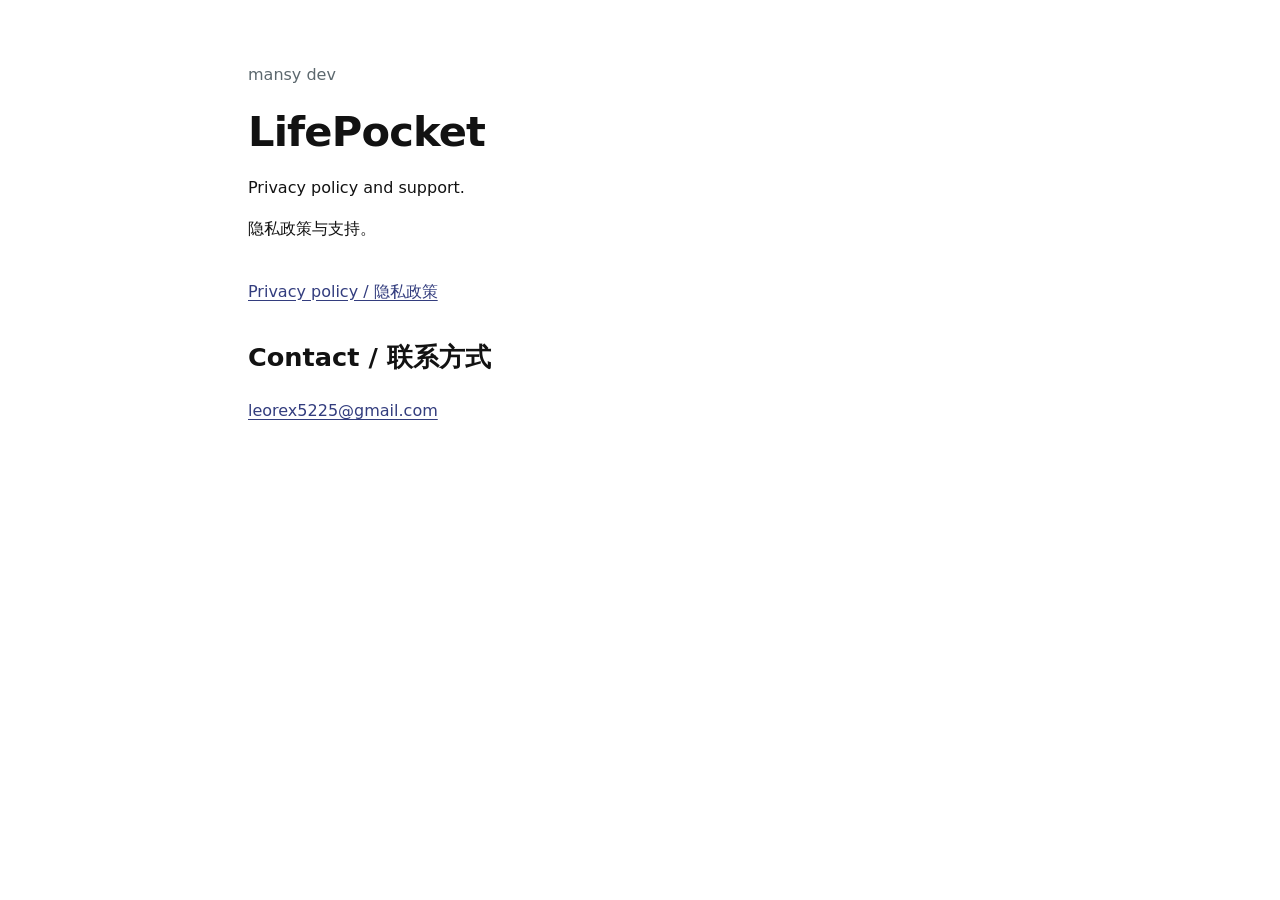
<file: index.html>
<!doctype html>
<html lang="en">
<head>
<meta charset="utf-8">
<meta name="viewport" content="width=device-width, initial-scale=1">
<meta name="color-scheme" content="light">
<meta name="description" content="LifePocket privacy policy and support. English and Simplified Chinese.">
<title>LifePocket · Privacy &amp; Support</title>
<link rel="canonical" href="https://weedli.github.io/lifepocket-legal/">
<link rel="stylesheet" href="assets/style.css">
</head>
<body><main><header><p class="eyebrow">mansy dev</p><h1>LifePocket</h1></header>
<p>Privacy policy and support.</p><p lang="zh-Hans">隐私政策与支持。</p>
<nav aria-label="Privacy policy"><a href="privacy/">Privacy policy / 隐私政策</a></nav>
<h2>Contact / 联系方式</h2><p><a href="mailto:leorex5225@gmail.com">leorex5225@gmail.com</a></p></main></body>
</html>
</file>
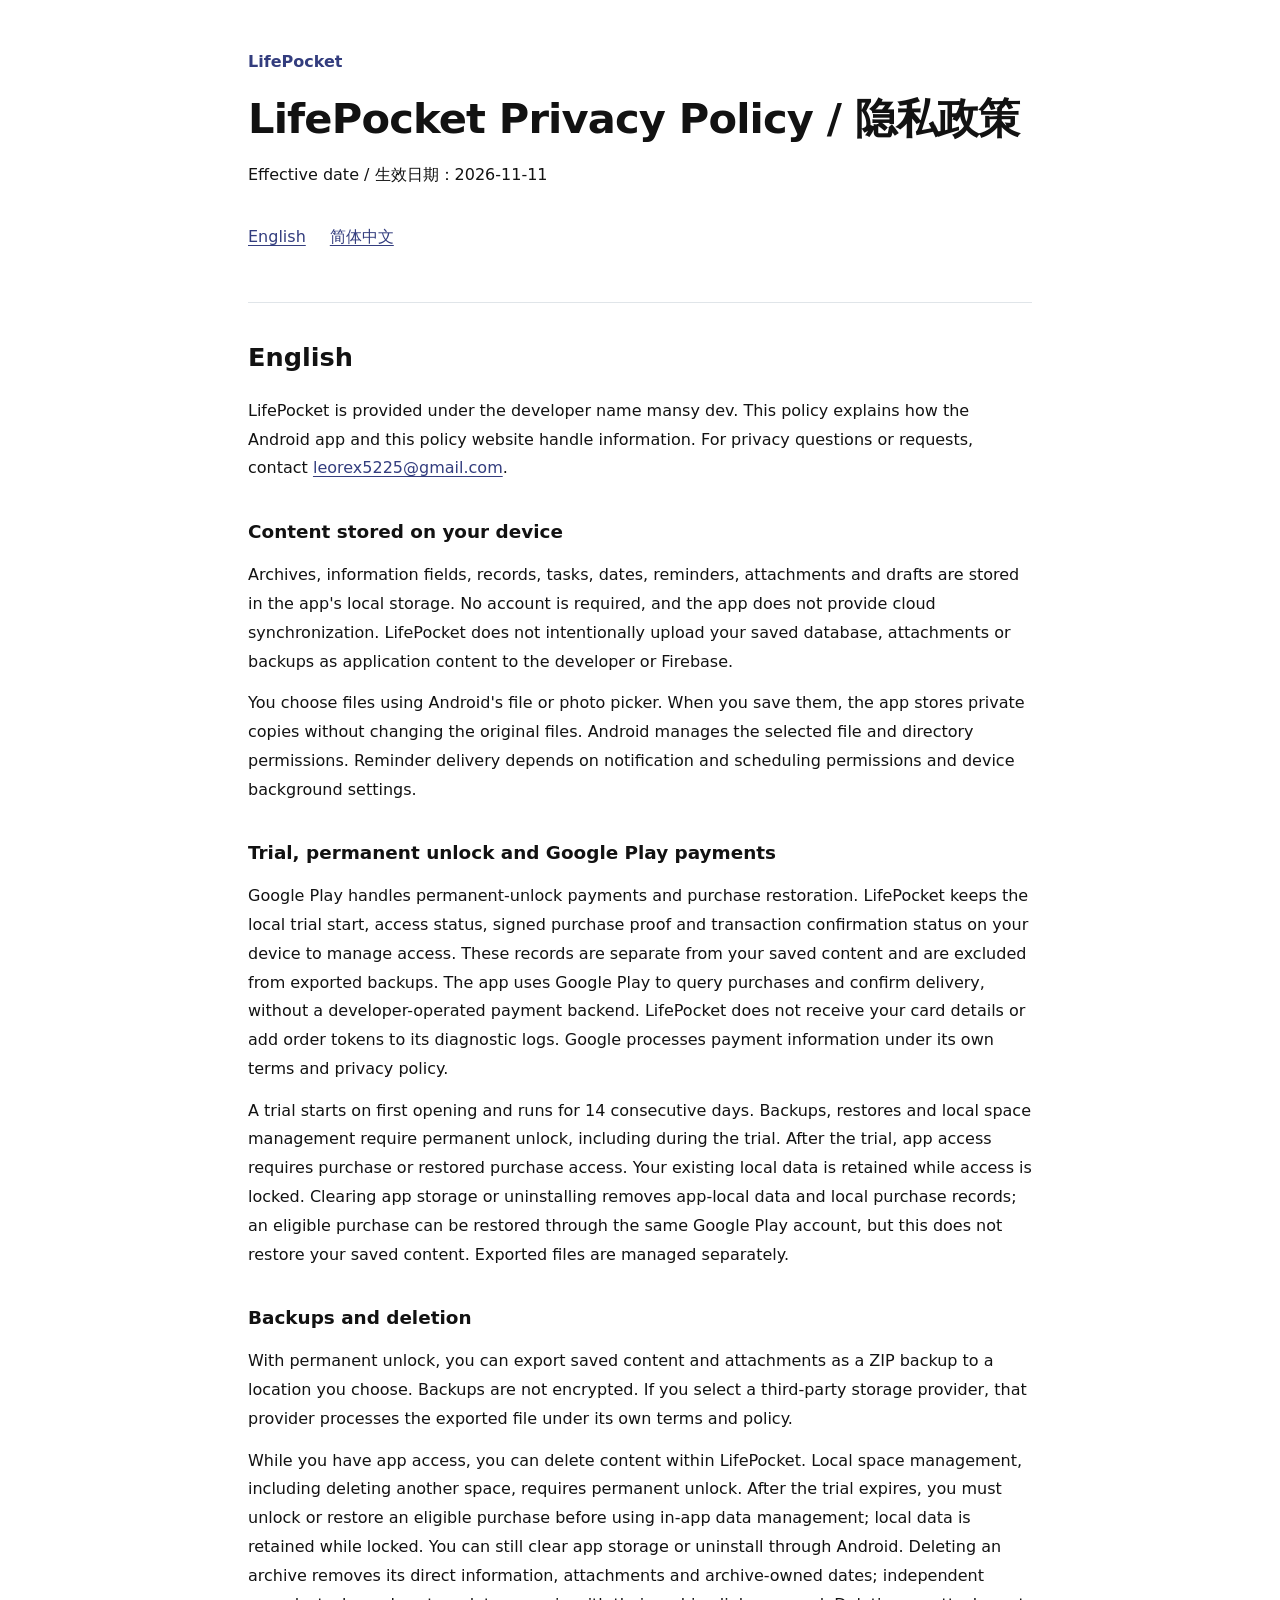
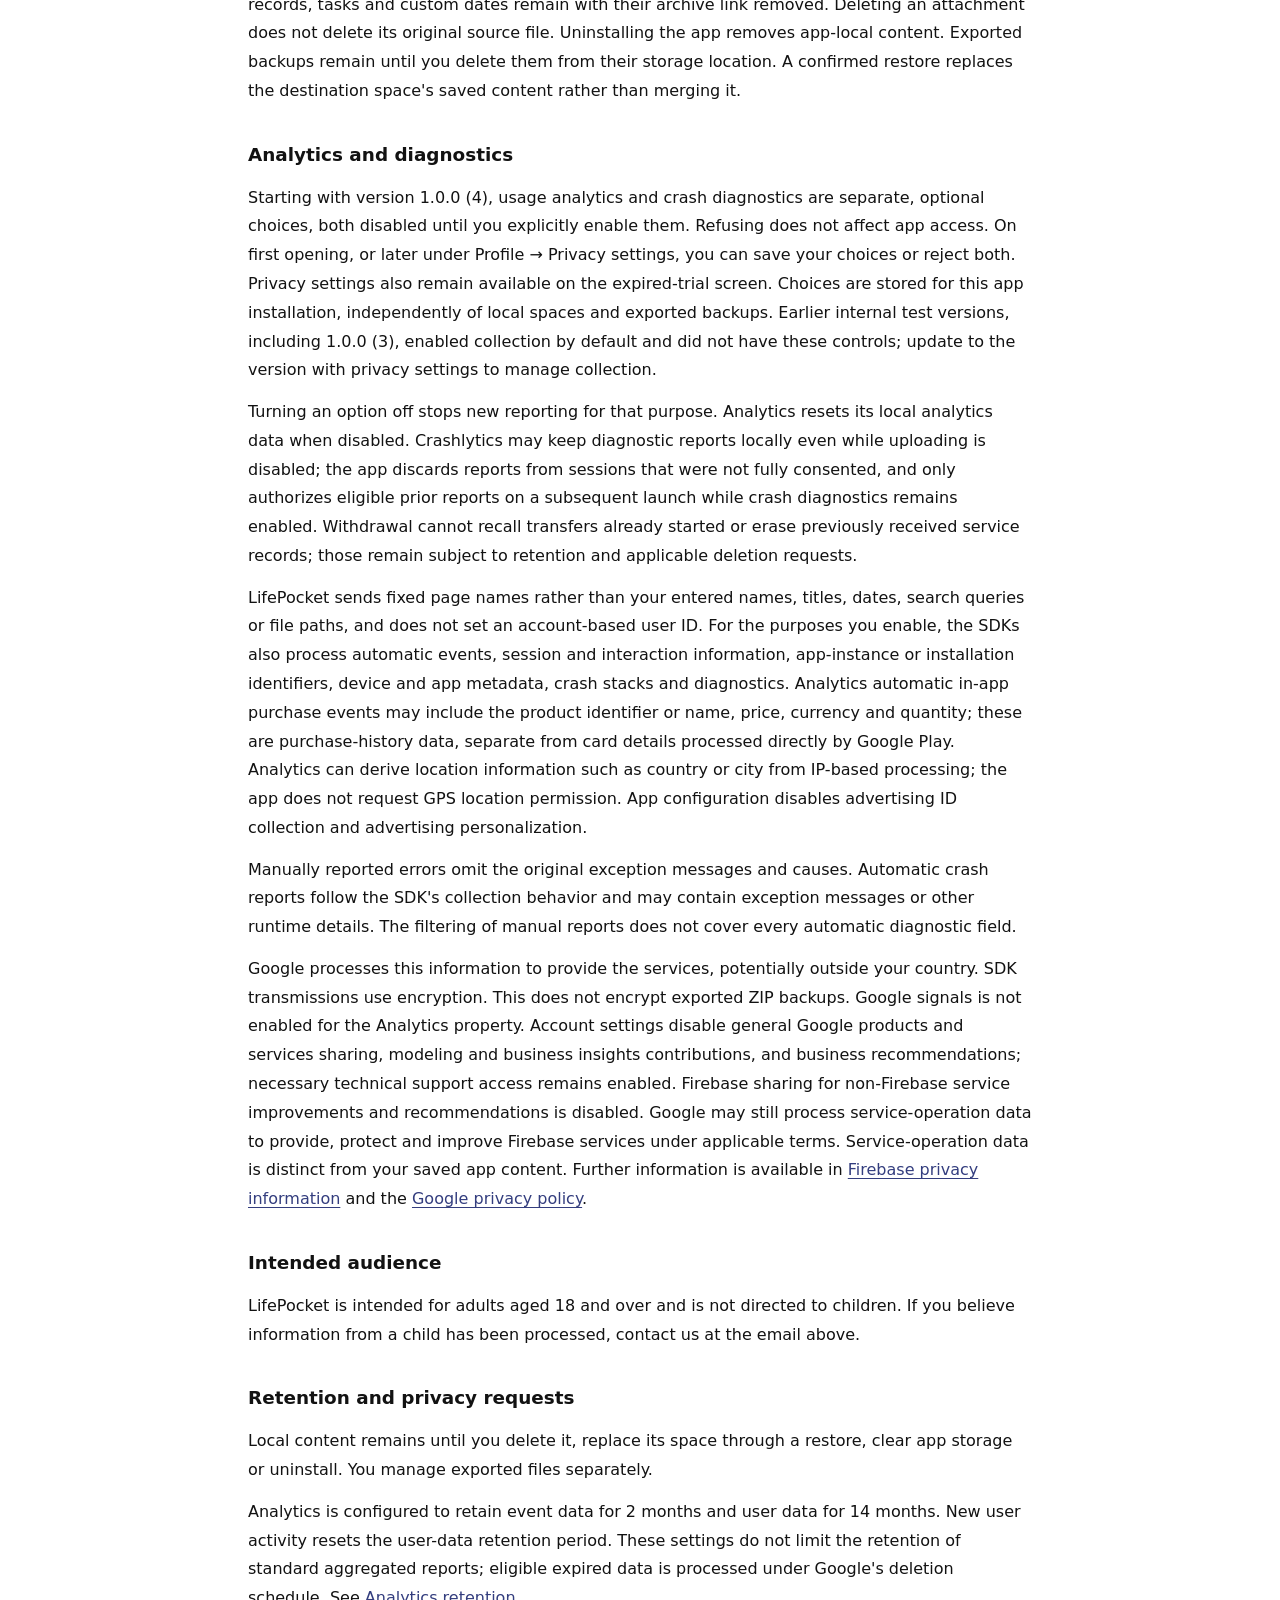
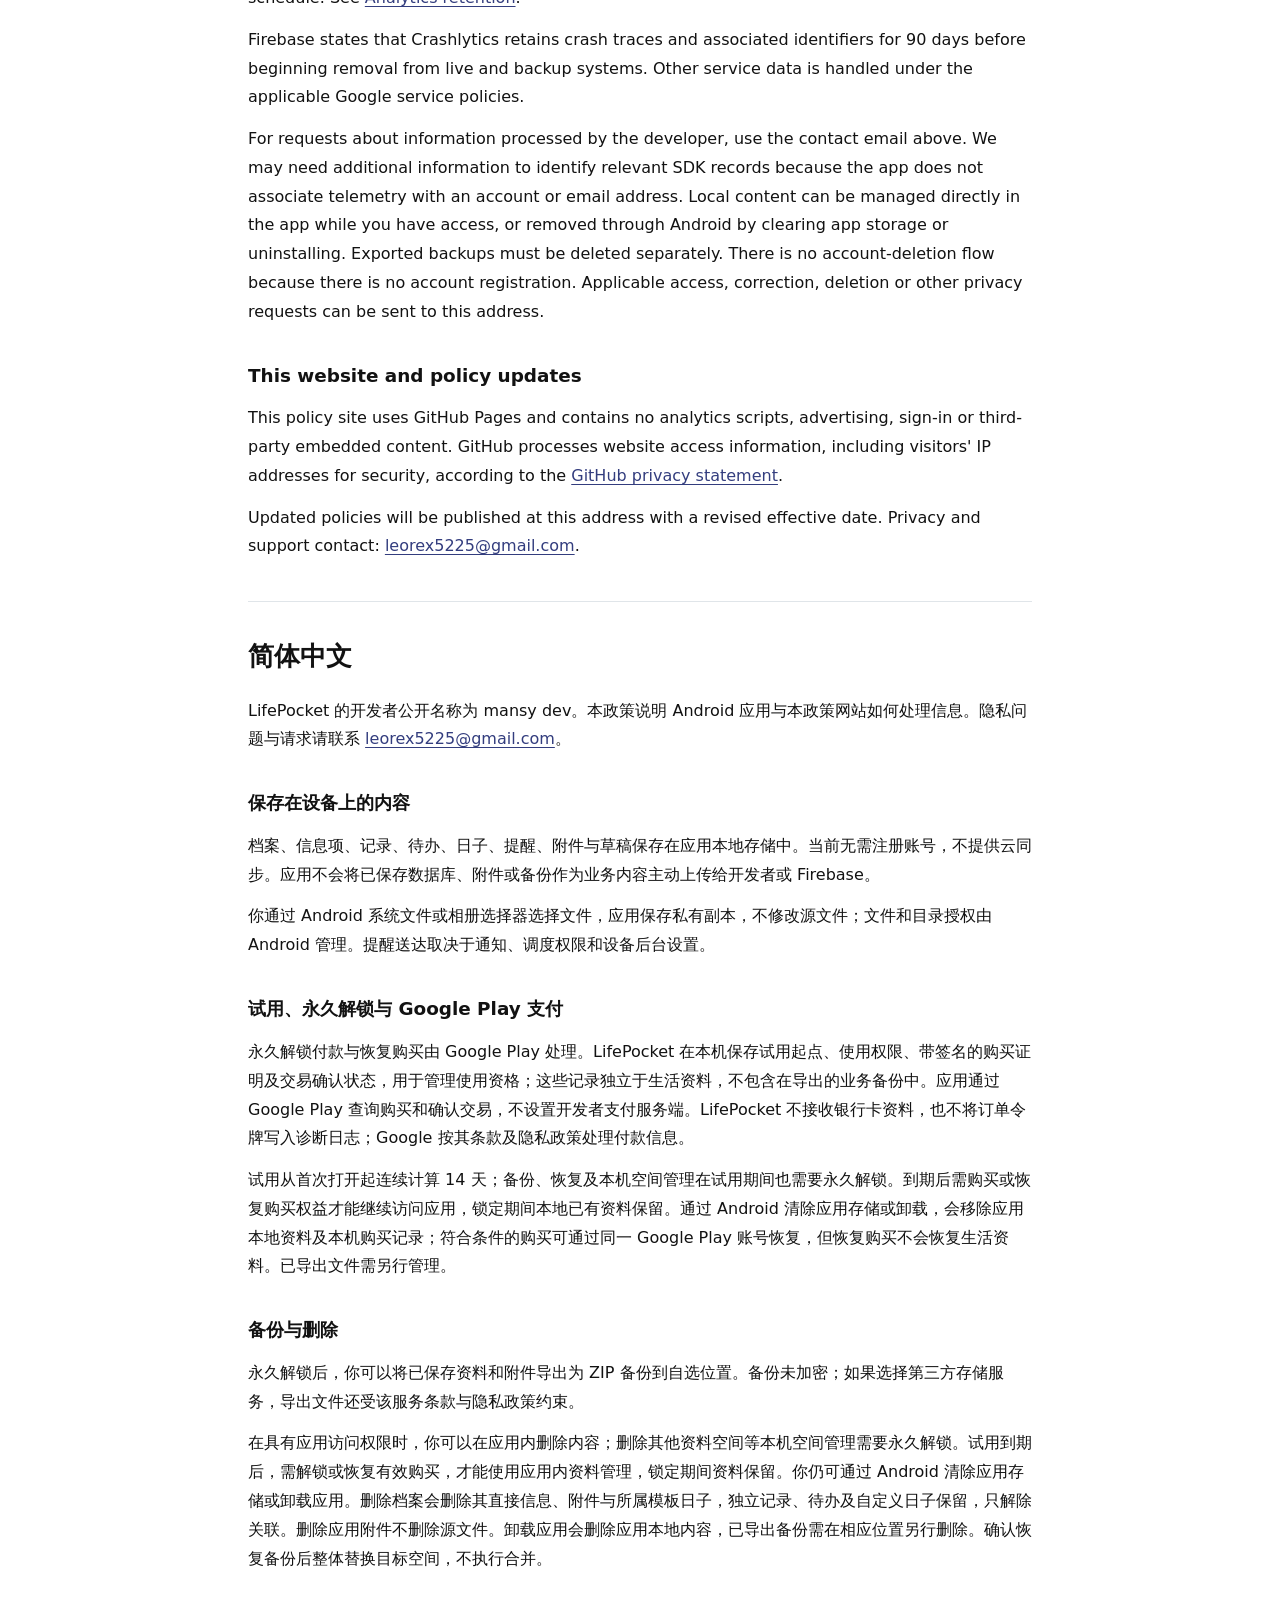
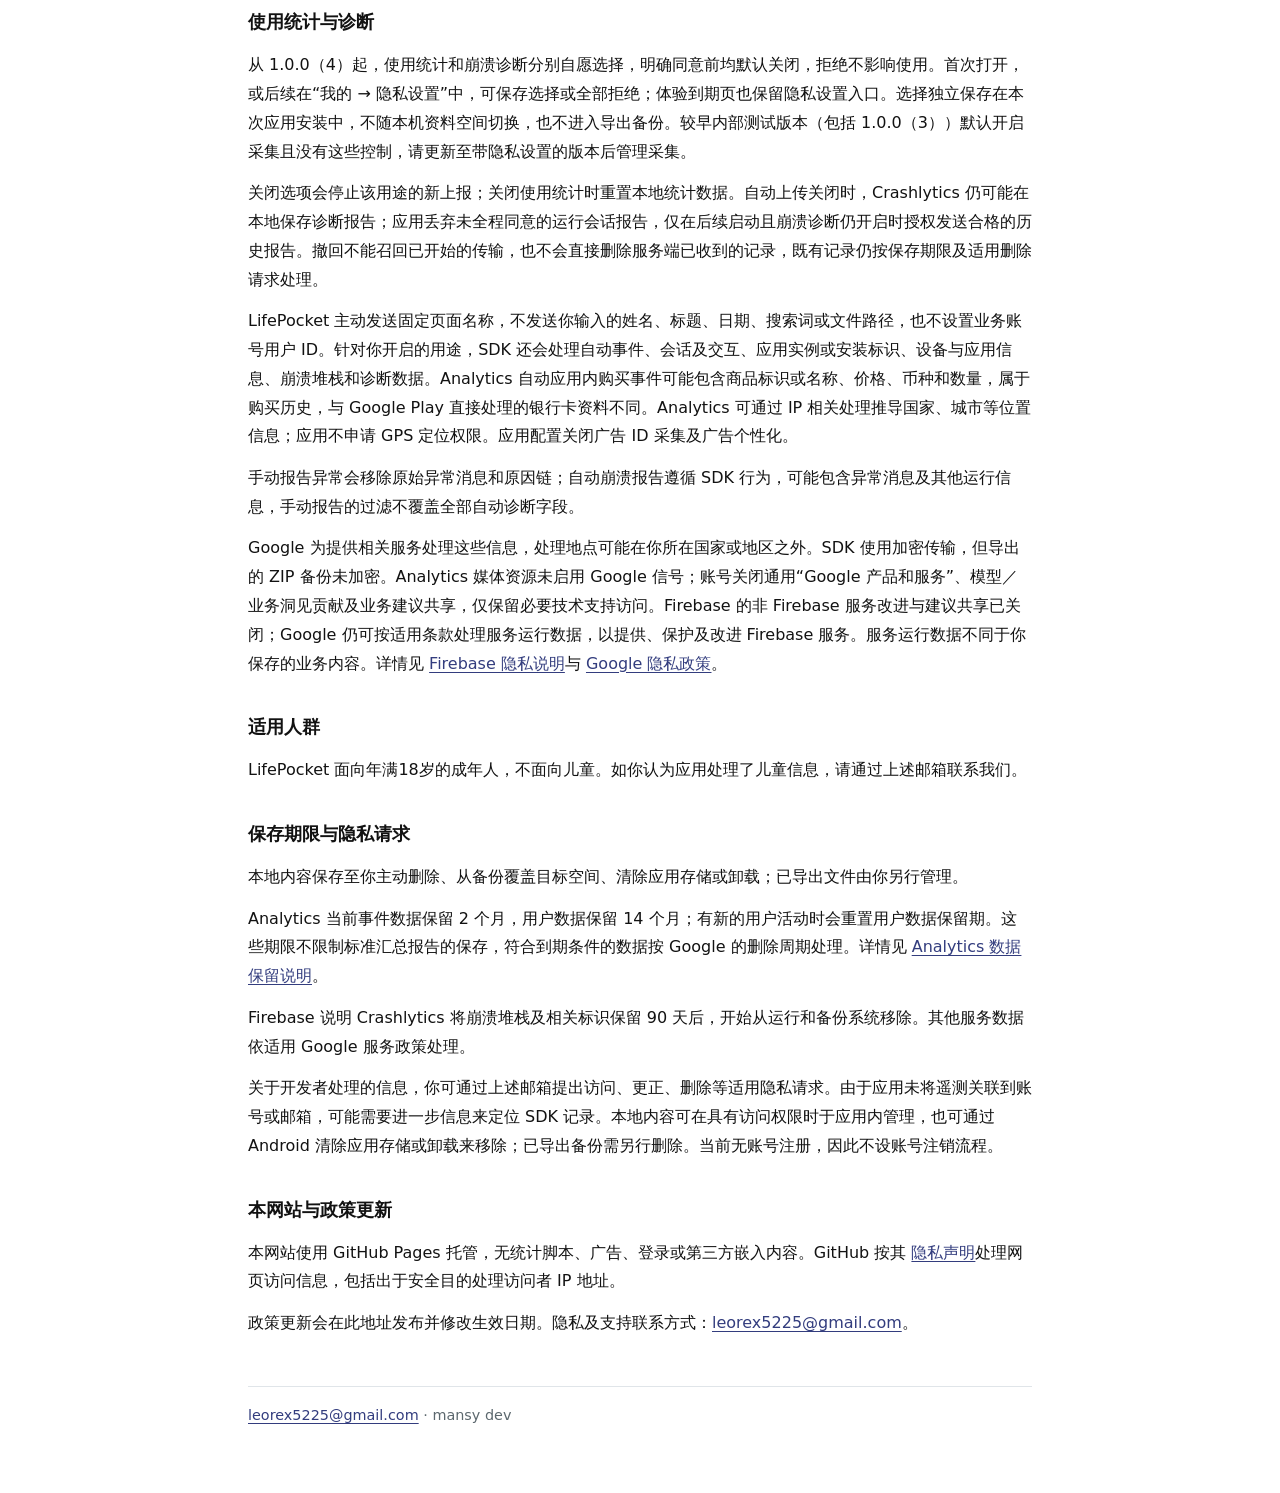
<file: privacy/index.html>
<!doctype html>
<html lang="en">
<head>
<meta charset="utf-8">
<meta name="viewport" content="width=device-width, initial-scale=1">
<meta name="color-scheme" content="light">
<meta name="description" content="LifePocket privacy policy and support. English and Simplified Chinese.">
<title>LifePocket Privacy Policy / 隐私政策</title>
<link rel="canonical" href="https://weedli.github.io/lifepocket-legal/privacy/">
<link rel="stylesheet" href="../assets/style.css">
</head>
<body><main><a class="brand" href="../">LifePocket</a>
<h1>LifePocket Privacy Policy / 隐私政策</h1>
<p>Effective date / 生效日期：2026-11-11</p>
<nav aria-label="Language"><a href="#en">English</a><a href="#zh-Hans" lang="zh-Hans">简体中文</a></nav>
<section id="en" lang="en"><h2>English</h2>
<p>LifePocket is provided under the developer name mansy dev. This policy explains how the Android app and this policy website handle information. For privacy questions or requests, contact <a href="mailto:leorex5225@gmail.com">leorex5225@gmail.com</a>.</p>
<h3>Content stored on your device</h3>
<p>Archives, information fields, records, tasks, dates, reminders, attachments and drafts are stored in the app&#x27;s local storage. No account is required, and the app does not provide cloud synchronization. LifePocket does not intentionally upload your saved database, attachments or backups as application content to the developer or Firebase.</p>
<p>You choose files using Android&#x27;s file or photo picker. When you save them, the app stores private copies without changing the original files. Android manages the selected file and directory permissions. Reminder delivery depends on notification and scheduling permissions and device background settings.</p>
<h3>Trial, permanent unlock and Google Play payments</h3>
<p>Google Play handles permanent-unlock payments and purchase restoration. LifePocket keeps the local trial start, access status, signed purchase proof and transaction confirmation status on your device to manage access. These records are separate from your saved content and are excluded from exported backups. The app uses Google Play to query purchases and confirm delivery, without a developer-operated payment backend. LifePocket does not receive your card details or add order tokens to its diagnostic logs. Google processes payment information under its own terms and privacy policy.</p>
<p>A trial starts on first opening and runs for 14 consecutive days. Backups, restores and local space management require permanent unlock, including during the trial. After the trial, app access requires purchase or restored purchase access. Your existing local data is retained while access is locked. Clearing app storage or uninstalling removes app-local data and local purchase records; an eligible purchase can be restored through the same Google Play account, but this does not restore your saved content. Exported files are managed separately.</p>
<h3>Backups and deletion</h3>
<p>With permanent unlock, you can export saved content and attachments as a ZIP backup to a location you choose. Backups are not encrypted. If you select a third-party storage provider, that provider processes the exported file under its own terms and policy.</p>
<p>While you have app access, you can delete content within LifePocket. Local space management, including deleting another space, requires permanent unlock. After the trial expires, you must unlock or restore an eligible purchase before using in-app data management; local data is retained while locked. You can still clear app storage or uninstall through Android. Deleting an archive removes its direct information, attachments and archive-owned dates; independent records, tasks and custom dates remain with their archive link removed. Deleting an attachment does not delete its original source file. Uninstalling the app removes app-local content. Exported backups remain until you delete them from their storage location. A confirmed restore replaces the destination space&#x27;s saved content rather than merging it.</p>
<h3>Analytics and diagnostics</h3>
<p>Starting with version 1.0.0 (4), usage analytics and crash diagnostics are separate, optional choices, both disabled until you explicitly enable them. Refusing does not affect app access. On first opening, or later under Profile → Privacy settings, you can save your choices or reject both. Privacy settings also remain available on the expired-trial screen. Choices are stored for this app installation, independently of local spaces and exported backups. Earlier internal test versions, including 1.0.0 (3), enabled collection by default and did not have these controls; update to the version with privacy settings to manage collection.</p>
<p>Turning an option off stops new reporting for that purpose. Analytics resets its local analytics data when disabled. Crashlytics may keep diagnostic reports locally even while uploading is disabled; the app discards reports from sessions that were not fully consented, and only authorizes eligible prior reports on a subsequent launch while crash diagnostics remains enabled. Withdrawal cannot recall transfers already started or erase previously received service records; those remain subject to retention and applicable deletion requests.</p>
<p>LifePocket sends fixed page names rather than your entered names, titles, dates, search queries or file paths, and does not set an account-based user ID. For the purposes you enable, the SDKs also process automatic events, session and interaction information, app-instance or installation identifiers, device and app metadata, crash stacks and diagnostics. Analytics automatic in-app purchase events may include the product identifier or name, price, currency and quantity; these are purchase-history data, separate from card details processed directly by Google Play. Analytics can derive location information such as country or city from IP-based processing; the app does not request GPS location permission. App configuration disables advertising ID collection and advertising personalization.</p>
<p>Manually reported errors omit the original exception messages and causes. Automatic crash reports follow the SDK&#x27;s collection behavior and may contain exception messages or other runtime details. The filtering of manual reports does not cover every automatic diagnostic field.</p>
<p>Google processes this information to provide the services, potentially outside your country. SDK transmissions use encryption. This does not encrypt exported ZIP backups. Google signals is not enabled for the Analytics property. Account settings disable general Google products and services sharing, modeling and business insights contributions, and business recommendations; necessary technical support access remains enabled. Firebase sharing for non-Firebase service improvements and recommendations is disabled. Google may still process service-operation data to provide, protect and improve Firebase services under applicable terms. Service-operation data is distinct from your saved app content. Further information is available in <a href="https://firebase.google.com/support/privacy">Firebase privacy information</a> and the <a href="https://policies.google.com/privacy">Google privacy policy</a>.</p>
<h3>Intended audience</h3>
<p>LifePocket is intended for adults aged 18 and over and is not directed to children. If you believe information from a child has been processed, contact us at the email above.</p>
<h3>Retention and privacy requests</h3>
<p>Local content remains until you delete it, replace its space through a restore, clear app storage or uninstall. You manage exported files separately.</p>
<p>Analytics is configured to retain event data for 2 months and user data for 14 months. New user activity resets the user-data retention period. These settings do not limit the retention of standard aggregated reports; eligible expired data is processed under Google&#x27;s deletion schedule. See <a href="https://support.google.com/analytics/answer/7667196">Analytics retention</a>.</p>
<p>Firebase states that Crashlytics retains crash traces and associated identifiers for 90 days before beginning removal from live and backup systems. Other service data is handled under the applicable Google service policies.</p>
<p>For requests about information processed by the developer, use the contact email above. We may need additional information to identify relevant SDK records because the app does not associate telemetry with an account or email address. Local content can be managed directly in the app while you have access, or removed through Android by clearing app storage or uninstalling. Exported backups must be deleted separately. There is no account-deletion flow because there is no account registration. Applicable access, correction, deletion or other privacy requests can be sent to this address.</p>
<h3>This website and policy updates</h3>
<p>This policy site uses GitHub Pages and contains no analytics scripts, advertising, sign-in or third-party embedded content. GitHub processes website access information, including visitors&#x27; IP addresses for security, according to the <a href="https://docs.github.com/en/site-policy/privacy-policies/github-general-privacy-statement">GitHub privacy statement</a>.</p>
<p>Updated policies will be published at this address with a revised effective date. Privacy and support contact: <a href="mailto:leorex5225@gmail.com">leorex5225@gmail.com</a>.</p>
</section>
<section id="zh-Hans" lang="zh-Hans"><h2>简体中文</h2>
<p>LifePocket 的开发者公开名称为 mansy dev。本政策说明 Android 应用与本政策网站如何处理信息。隐私问题与请求请联系 <a href="mailto:leorex5225@gmail.com">leorex5225@gmail.com</a>。</p>
<h3>保存在设备上的内容</h3>
<p>档案、信息项、记录、待办、日子、提醒、附件与草稿保存在应用本地存储中。当前无需注册账号，不提供云同步。应用不会将已保存数据库、附件或备份作为业务内容主动上传给开发者或 Firebase。</p>
<p>你通过 Android 系统文件或相册选择器选择文件，应用保存私有副本，不修改源文件；文件和目录授权由 Android 管理。提醒送达取决于通知、调度权限和设备后台设置。</p>
<h3>试用、永久解锁与 Google Play 支付</h3>
<p>永久解锁付款与恢复购买由 Google Play 处理。LifePocket 在本机保存试用起点、使用权限、带签名的购买证明及交易确认状态，用于管理使用资格；这些记录独立于生活资料，不包含在导出的业务备份中。应用通过 Google Play 查询购买和确认交易，不设置开发者支付服务端。LifePocket 不接收银行卡资料，也不将订单令牌写入诊断日志；Google 按其条款及隐私政策处理付款信息。</p>
<p>试用从首次打开起连续计算 14 天；备份、恢复及本机空间管理在试用期间也需要永久解锁。到期后需购买或恢复购买权益才能继续访问应用，锁定期间本地已有资料保留。通过 Android 清除应用存储或卸载，会移除应用本地资料及本机购买记录；符合条件的购买可通过同一 Google Play 账号恢复，但恢复购买不会恢复生活资料。已导出文件需另行管理。</p>
<h3>备份与删除</h3>
<p>永久解锁后，你可以将已保存资料和附件导出为 ZIP 备份到自选位置。备份未加密；如果选择第三方存储服务，导出文件还受该服务条款与隐私政策约束。</p>
<p>在具有应用访问权限时，你可以在应用内删除内容；删除其他资料空间等本机空间管理需要永久解锁。试用到期后，需解锁或恢复有效购买，才能使用应用内资料管理，锁定期间资料保留。你仍可通过 Android 清除应用存储或卸载应用。删除档案会删除其直接信息、附件与所属模板日子，独立记录、待办及自定义日子保留，只解除关联。删除应用附件不删除源文件。卸载应用会删除应用本地内容，已导出备份需在相应位置另行删除。确认恢复备份后整体替换目标空间，不执行合并。</p>
<h3>使用统计与诊断</h3>
<p>从 1.0.0（4）起，使用统计和崩溃诊断分别自愿选择，明确同意前均默认关闭，拒绝不影响使用。首次打开，或后续在“我的 → 隐私设置”中，可保存选择或全部拒绝；体验到期页也保留隐私设置入口。选择独立保存在本次应用安装中，不随本机资料空间切换，也不进入导出备份。较早内部测试版本（包括 1.0.0（3））默认开启采集且没有这些控制，请更新至带隐私设置的版本后管理采集。</p>
<p>关闭选项会停止该用途的新上报；关闭使用统计时重置本地统计数据。自动上传关闭时，Crashlytics 仍可能在本地保存诊断报告；应用丢弃未全程同意的运行会话报告，仅在后续启动且崩溃诊断仍开启时授权发送合格的历史报告。撤回不能召回已开始的传输，也不会直接删除服务端已收到的记录，既有记录仍按保存期限及适用删除请求处理。</p>
<p>LifePocket 主动发送固定页面名称，不发送你输入的姓名、标题、日期、搜索词或文件路径，也不设置业务账号用户 ID。针对你开启的用途，SDK 还会处理自动事件、会话及交互、应用实例或安装标识、设备与应用信息、崩溃堆栈和诊断数据。Analytics 自动应用内购买事件可能包含商品标识或名称、价格、币种和数量，属于购买历史，与 Google Play 直接处理的银行卡资料不同。Analytics 可通过 IP 相关处理推导国家、城市等位置信息；应用不申请 GPS 定位权限。应用配置关闭广告 ID 采集及广告个性化。</p>
<p>手动报告异常会移除原始异常消息和原因链；自动崩溃报告遵循 SDK 行为，可能包含异常消息及其他运行信息，手动报告的过滤不覆盖全部自动诊断字段。</p>
<p>Google 为提供相关服务处理这些信息，处理地点可能在你所在国家或地区之外。SDK 使用加密传输，但导出的 ZIP 备份未加密。Analytics 媒体资源未启用 Google 信号；账号关闭通用“Google 产品和服务”、模型／业务洞见贡献及业务建议共享，仅保留必要技术支持访问。Firebase 的非 Firebase 服务改进与建议共享已关闭；Google 仍可按适用条款处理服务运行数据，以提供、保护及改进 Firebase 服务。服务运行数据不同于你保存的业务内容。详情见 <a href="https://firebase.google.com/support/privacy">Firebase 隐私说明</a>与 <a href="https://policies.google.com/privacy">Google 隐私政策</a>。</p>
<h3>适用人群</h3>
<p>LifePocket 面向年满18岁的成年人，不面向儿童。如你认为应用处理了儿童信息，请通过上述邮箱联系我们。</p>
<h3>保存期限与隐私请求</h3>
<p>本地内容保存至你主动删除、从备份覆盖目标空间、清除应用存储或卸载；已导出文件由你另行管理。</p>
<p>Analytics 当前事件数据保留 2 个月，用户数据保留 14 个月；有新的用户活动时会重置用户数据保留期。这些期限不限制标准汇总报告的保存，符合到期条件的数据按 Google 的删除周期处理。详情见 <a href="https://support.google.com/analytics/answer/7667196">Analytics 数据保留说明</a>。</p>
<p>Firebase 说明 Crashlytics 将崩溃堆栈及相关标识保留 90 天后，开始从运行和备份系统移除。其他服务数据依适用 Google 服务政策处理。</p>
<p>关于开发者处理的信息，你可通过上述邮箱提出访问、更正、删除等适用隐私请求。由于应用未将遥测关联到账号或邮箱，可能需要进一步信息来定位 SDK 记录。本地内容可在具有访问权限时于应用内管理，也可通过 Android 清除应用存储或卸载来移除；已导出备份需另行删除。当前无账号注册，因此不设账号注销流程。</p>
<h3>本网站与政策更新</h3>
<p>本网站使用 GitHub Pages 托管，无统计脚本、广告、登录或第三方嵌入内容。GitHub 按其 <a href="https://docs.github.com/en/site-policy/privacy-policies/github-general-privacy-statement">隐私声明</a>处理网页访问信息，包括出于安全目的处理访问者 IP 地址。</p>
<p>政策更新会在此地址发布并修改生效日期。隐私及支持联系方式：<a href="mailto:leorex5225@gmail.com">leorex5225@gmail.com</a>。</p>
</section><footer><a href="mailto:leorex5225@gmail.com">leorex5225@gmail.com</a> · mansy dev</footer></main></body>
</html>
</file>
<file: assets/style.css>
/* Matches LifePocket's existing light palette and system sans-serif typography. */
:root{color-scheme:light;--paper:#fff;--ink:#121212;--secondary:#5c686e;--accent:#333d7e;--line:#e0e5e9}
*{box-sizing:border-box}html{scroll-padding-top:2rem}body{margin:0;background:var(--paper);color:var(--ink);font:1rem/1.8 system-ui,-apple-system,BlinkMacSystemFont,"Segoe UI",sans-serif}
main{max-width:52rem;margin:auto;padding:3rem 1.5rem 4rem}h1{font-size:clamp(1.8rem,5vw,2.6rem);line-height:1.25;letter-spacing:-.02em;margin:1rem 0}h2{font-size:1.6rem;line-height:1.4}h3{font-size:1.15rem;margin:2rem 0 .5rem}p{margin:.8rem 0;overflow-wrap:anywhere}a{color:var(--accent);text-underline-offset:.2em;overflow-wrap:anywhere}a:focus-visible{outline:3px solid var(--accent);outline-offset:4px;border-radius:2px}.brand{font-weight:700;text-decoration:none}.eyebrow,footer{color:var(--secondary)}nav{display:flex;flex-wrap:wrap;gap:.4rem 1.5rem;margin:1.5rem 0}nav a{display:inline-flex;align-items:center;min-height:3rem}section{border-top:1px solid var(--line);margin-top:2.5rem;padding-top:1rem}footer{border-top:1px solid var(--line);margin-top:3rem;padding-top:1rem;font-size:.9rem}@media(max-width:480px){main{padding:1.5rem 1.1rem 3rem}}
</file>
